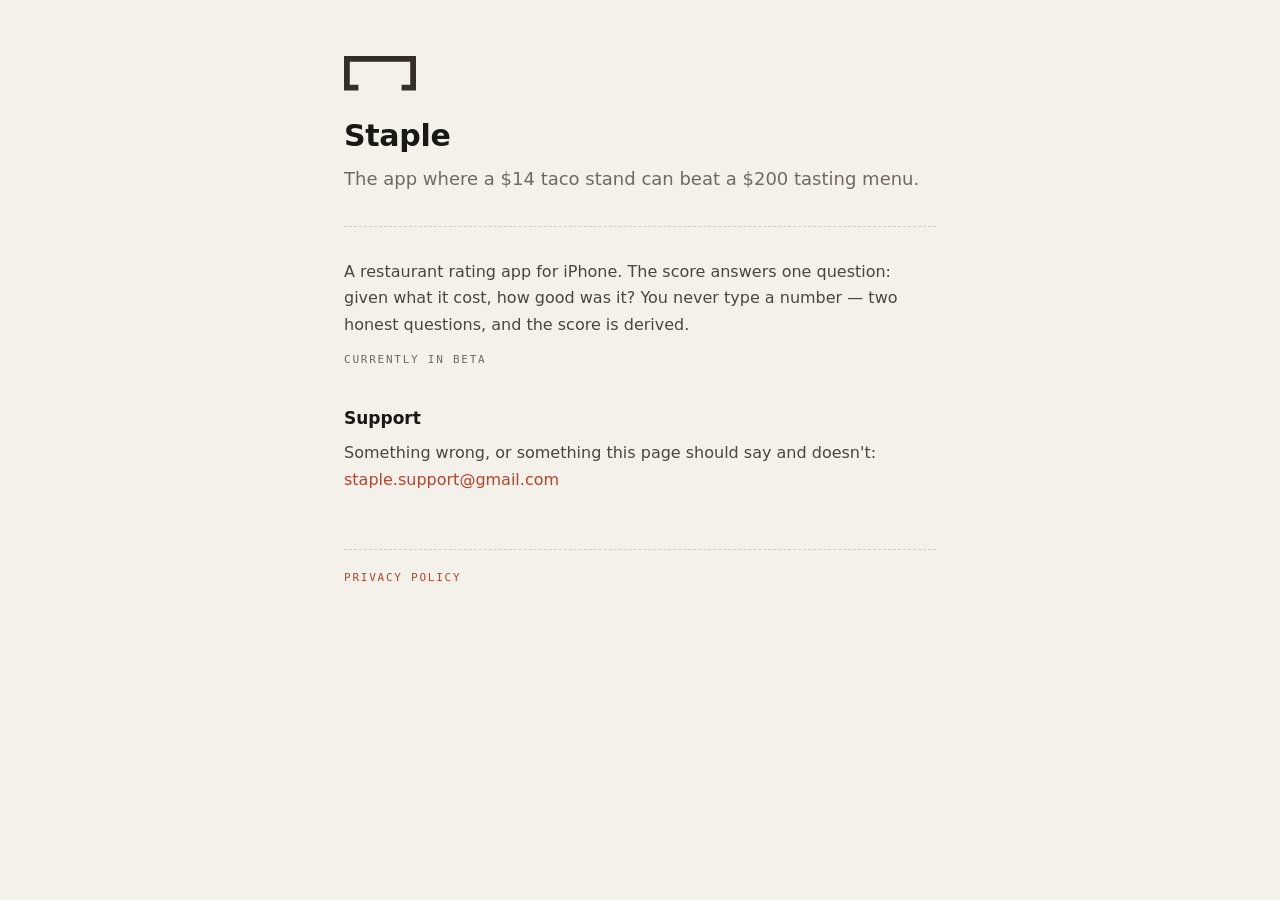
<file: index.html>
<!doctype html>
<html lang="en">
<head>
<meta charset="utf-8">
<meta name="viewport" content="width=device-width, initial-scale=1">
<title>Staple</title>
<link rel="stylesheet" href="style.css">
</head>
<body>
<main>
  <svg class="mark" viewBox="0 0 200 96" xmlns="http://www.w3.org/2000/svg" role="img" aria-label="Staple mark">
    <path d="M0 0H200V96H160V80H184V16H16V80H40V96H0Z" fill="currentColor"/>
  </svg>
  <h1>Staple</h1>
  <p class="tag">The app where a $14 taco stand can beat a $200 tasting menu.</p>
  <hr>
  <p>A restaurant rating app for iPhone. The score answers one question:
  given what it cost, how good was it? You never type a number — two honest
  questions, and the score is derived.</p>
  <p class="meta">Currently in beta</p>
  <h2>Support</h2>
  <p>Something wrong, or something this page should say and doesn't:<br>
  <a href="mailto:staple.support@gmail.com">staple.support@gmail.com</a></p>
  <footer>
    <p class="meta"><a href="privacy.html">Privacy policy</a></p>
  </footer>
</main>
</body>
</html>
</file>
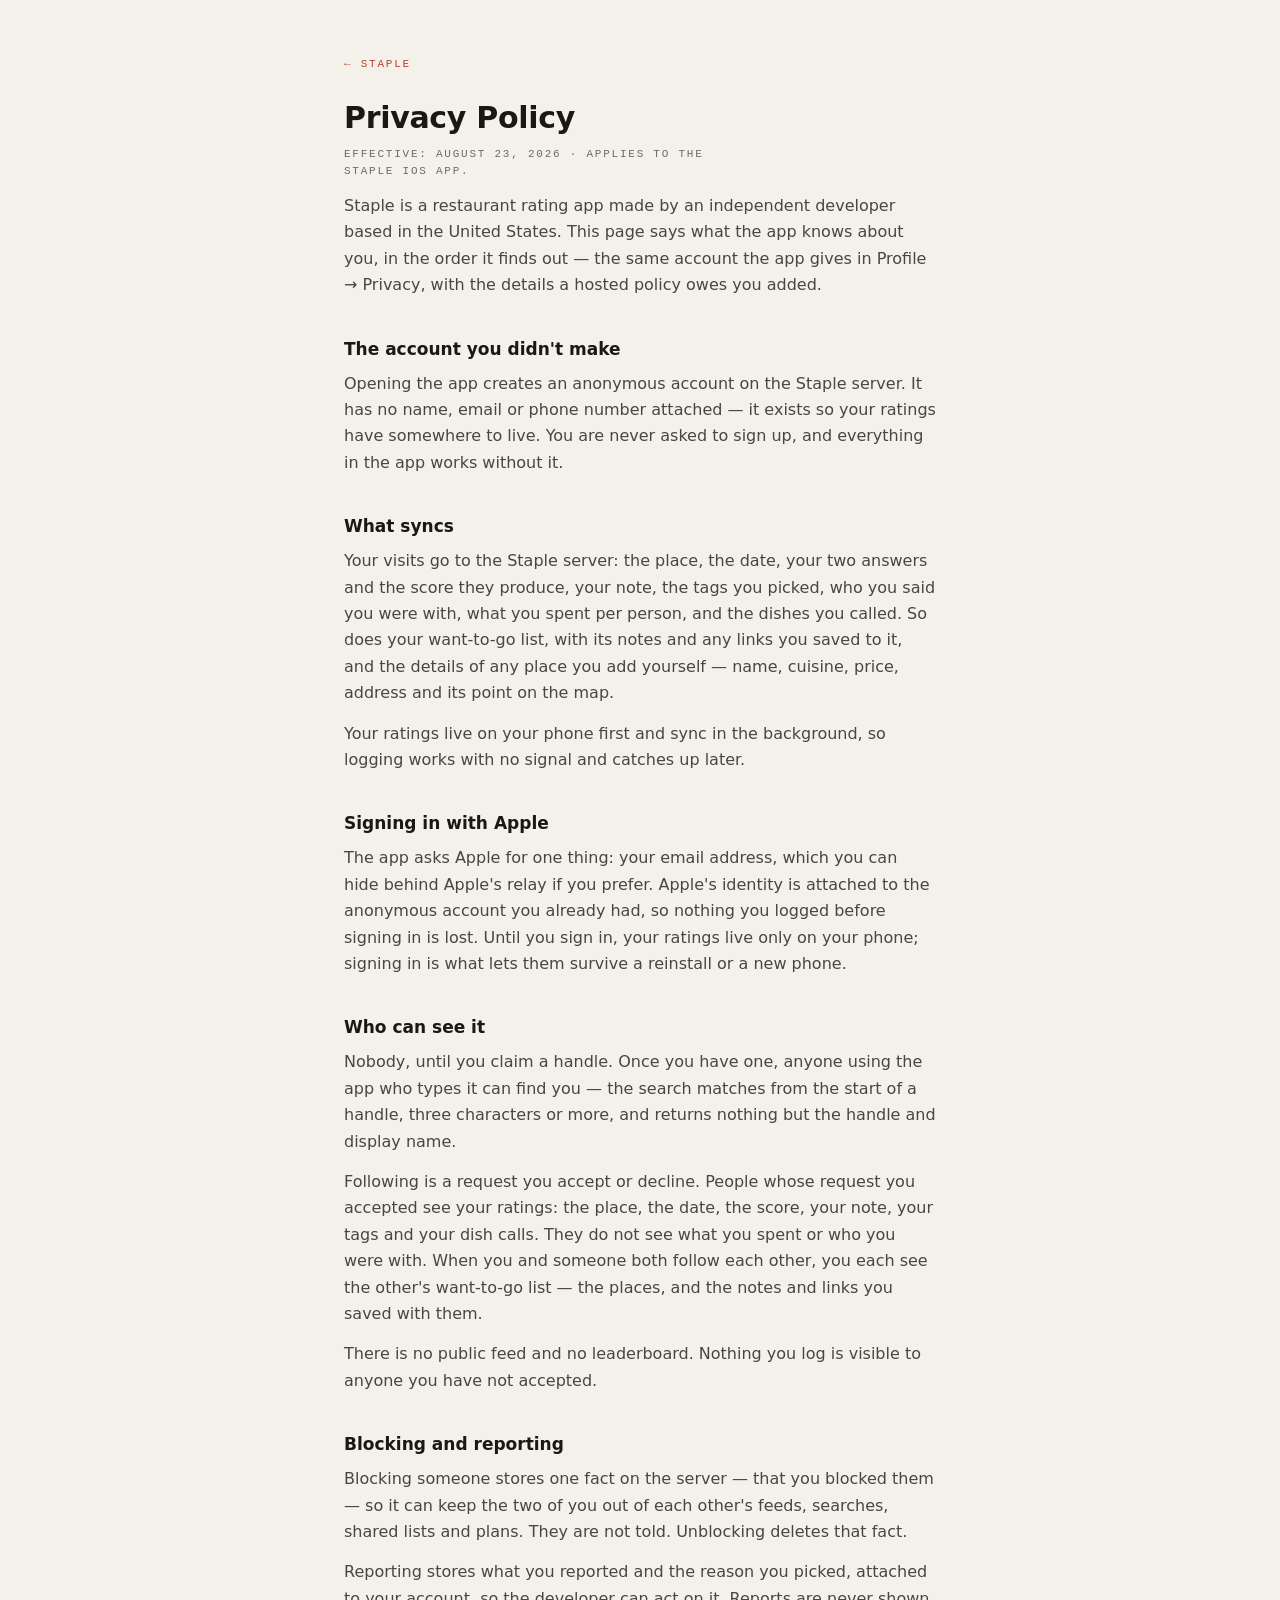
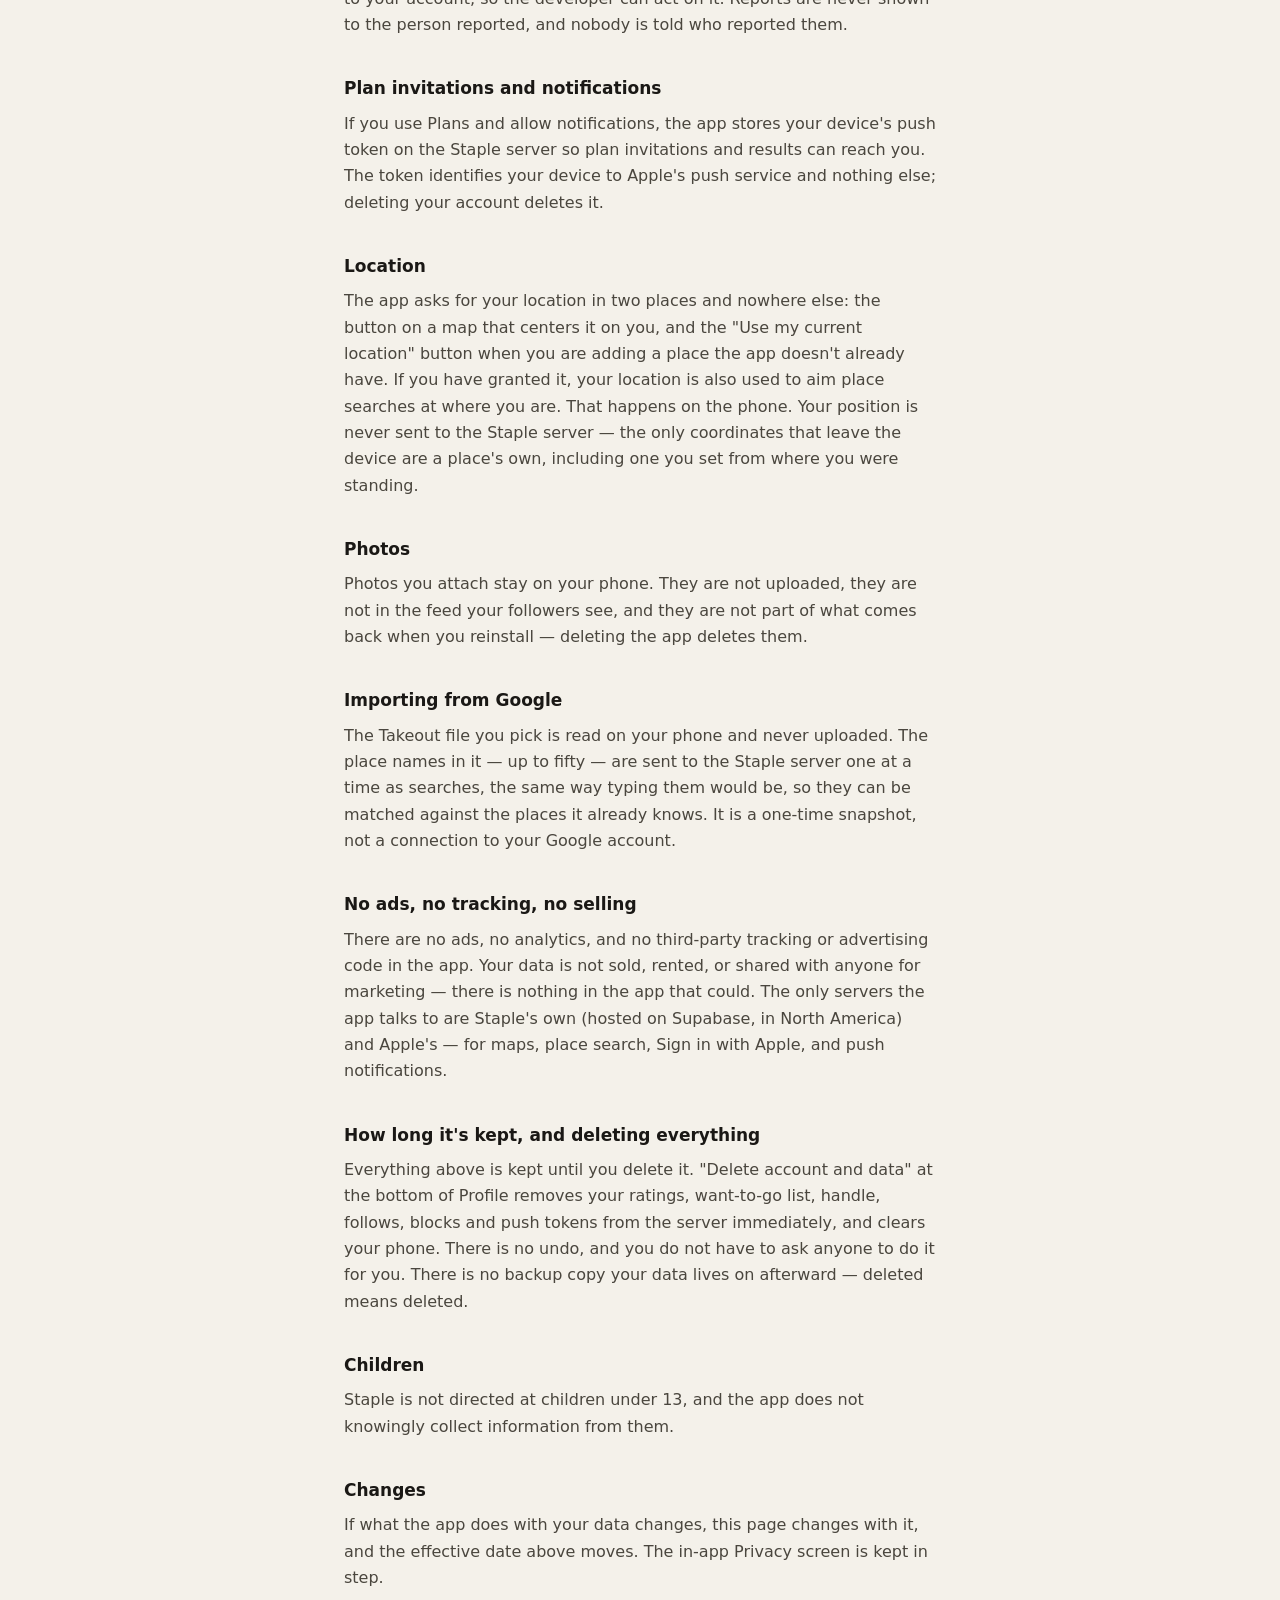
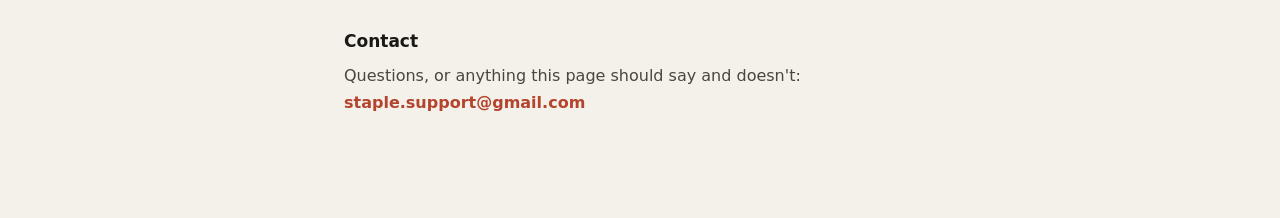
<file: privacy.html>
<!doctype html>
<html lang="en">
<head>
<meta charset="utf-8">
<meta name="viewport" content="width=device-width, initial-scale=1">
<title>Staple — Privacy Policy</title>
<link rel="stylesheet" href="style.css">
</head>
<body>
<main>
  <p class="meta"><a href="index.html">← Staple</a></p>
  <h1>Privacy Policy</h1>
<p class="meta">Effective: August 23, 2026 · Applies to the Staple iOS app.</p>
<p>Staple is a restaurant rating app made by an independent developer based in the United States. This page says what the app knows about you, in the order it finds out — the same account the app gives in Profile → Privacy, with the details a hosted policy owes you added.</p>
<h2>The account you didn&#x27;t make</h2>
<p>Opening the app creates an anonymous account on the Staple server. It has no name, email or phone number attached — it exists so your ratings have somewhere to live. You are never asked to sign up, and everything in the app works without it.</p>
<h2>What syncs</h2>
<p>Your visits go to the Staple server: the place, the date, your two answers and the score they produce, your note, the tags you picked, who you said you were with, what you spent per person, and the dishes you called. So does your want-to-go list, with its notes and any links you saved to it, and the details of any place you add yourself — name, cuisine, price, address and its point on the map.</p>
<p>Your ratings live on your phone first and sync in the background, so logging works with no signal and catches up later.</p>
<h2>Signing in with Apple</h2>
<p>The app asks Apple for one thing: your email address, which you can hide behind Apple&#x27;s relay if you prefer. Apple&#x27;s identity is attached to the anonymous account you already had, so nothing you logged before signing in is lost. Until you sign in, your ratings live only on your phone; signing in is what lets them survive a reinstall or a new phone.</p>
<h2>Who can see it</h2>
<p>Nobody, until you claim a handle. Once you have one, anyone using the app who types it can find you — the search matches from the start of a handle, three characters or more, and returns nothing but the handle and display name.</p>
<p>Following is a request you accept or decline. People whose request you accepted see your ratings: the place, the date, the score, your note, your tags and your dish calls. They do not see what you spent or who you were with. When you and someone both follow each other, you each see the other&#x27;s want-to-go list — the places, and the notes and links you saved with them.</p>
<p>There is no public feed and no leaderboard. Nothing you log is visible to anyone you have not accepted.</p>
<h2>Blocking and reporting</h2>
<p>Blocking someone stores one fact on the server — that you blocked them — so it can keep the two of you out of each other&#x27;s feeds, searches, shared lists and plans. They are not told. Unblocking deletes that fact.</p>
<p>Reporting stores what you reported and the reason you picked, attached to your account, so the developer can act on it. Reports are never shown to the person reported, and nobody is told who reported them.</p>
<h2>Plan invitations and notifications</h2>
<p>If you use Plans and allow notifications, the app stores your device&#x27;s push token on the Staple server so plan invitations and results can reach you. The token identifies your device to Apple&#x27;s push service and nothing else; deleting your account deletes it.</p>
<h2>Location</h2>
<p>The app asks for your location in two places and nowhere else: the button on a map that centers it on you, and the &quot;Use my current location&quot; button when you are adding a place the app doesn&#x27;t already have. If you have granted it, your location is also used to aim place searches at where you are. That happens on the phone. Your position is never sent to the Staple server — the only coordinates that leave the device are a place&#x27;s own, including one you set from where you were standing.</p>
<h2>Photos</h2>
<p>Photos you attach stay on your phone. They are not uploaded, they are not in the feed your followers see, and they are not part of what comes back when you reinstall — deleting the app deletes them.</p>
<h2>Importing from Google</h2>
<p>The Takeout file you pick is read on your phone and never uploaded. The place names in it — up to fifty — are sent to the Staple server one at a time as searches, the same way typing them would be, so they can be matched against the places it already knows. It is a one-time snapshot, not a connection to your Google account.</p>
<h2>No ads, no tracking, no selling</h2>
<p>There are no ads, no analytics, and no third-party tracking or advertising code in the app. Your data is not sold, rented, or shared with anyone for marketing — there is nothing in the app that could. The only servers the app talks to are Staple&#x27;s own (hosted on Supabase, in North America) and Apple&#x27;s — for maps, place search, Sign in with Apple, and push notifications.</p>
<h2>How long it&#x27;s kept, and deleting everything</h2>
<p>Everything above is kept until you delete it. &quot;Delete account and data&quot; at the bottom of Profile removes your ratings, want-to-go list, handle, follows, blocks and push tokens from the server immediately, and clears your phone. There is no undo, and you do not have to ask anyone to do it for you. There is no backup copy your data lives on afterward — deleted means deleted.</p>
<h2>Children</h2>
<p>Staple is not directed at children under 13, and the app does not knowingly collect information from them.</p>
<h2>Changes</h2>
<p>If what the app does with your data changes, this page changes with it, and the effective date above moves. The in-app Privacy screen is kept in step.</p>
<h2>Contact</h2>
<p>Questions, or anything this page should say and doesn&#x27;t: <strong><a href="mailto:staple.support@gmail.com">staple.support@gmail.com</a></strong></p>
</main>
</body>
</html>
</file>
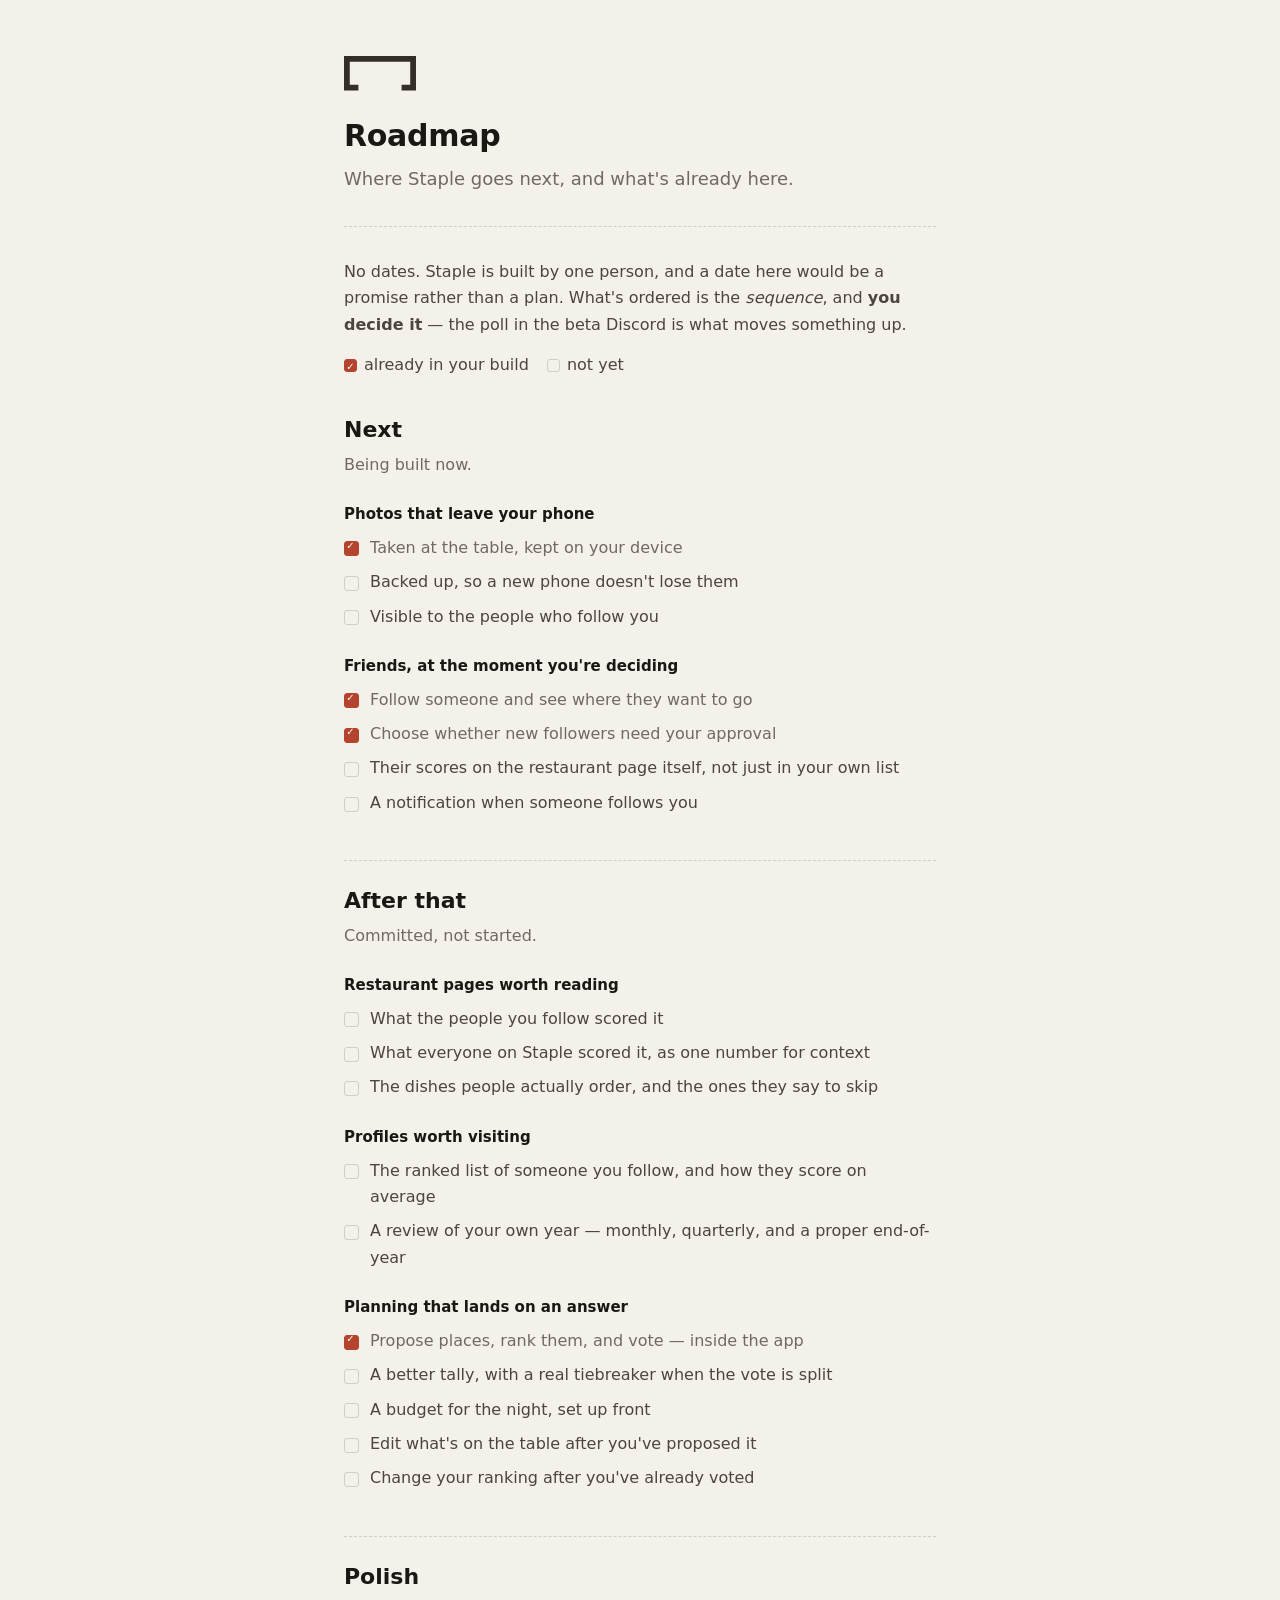
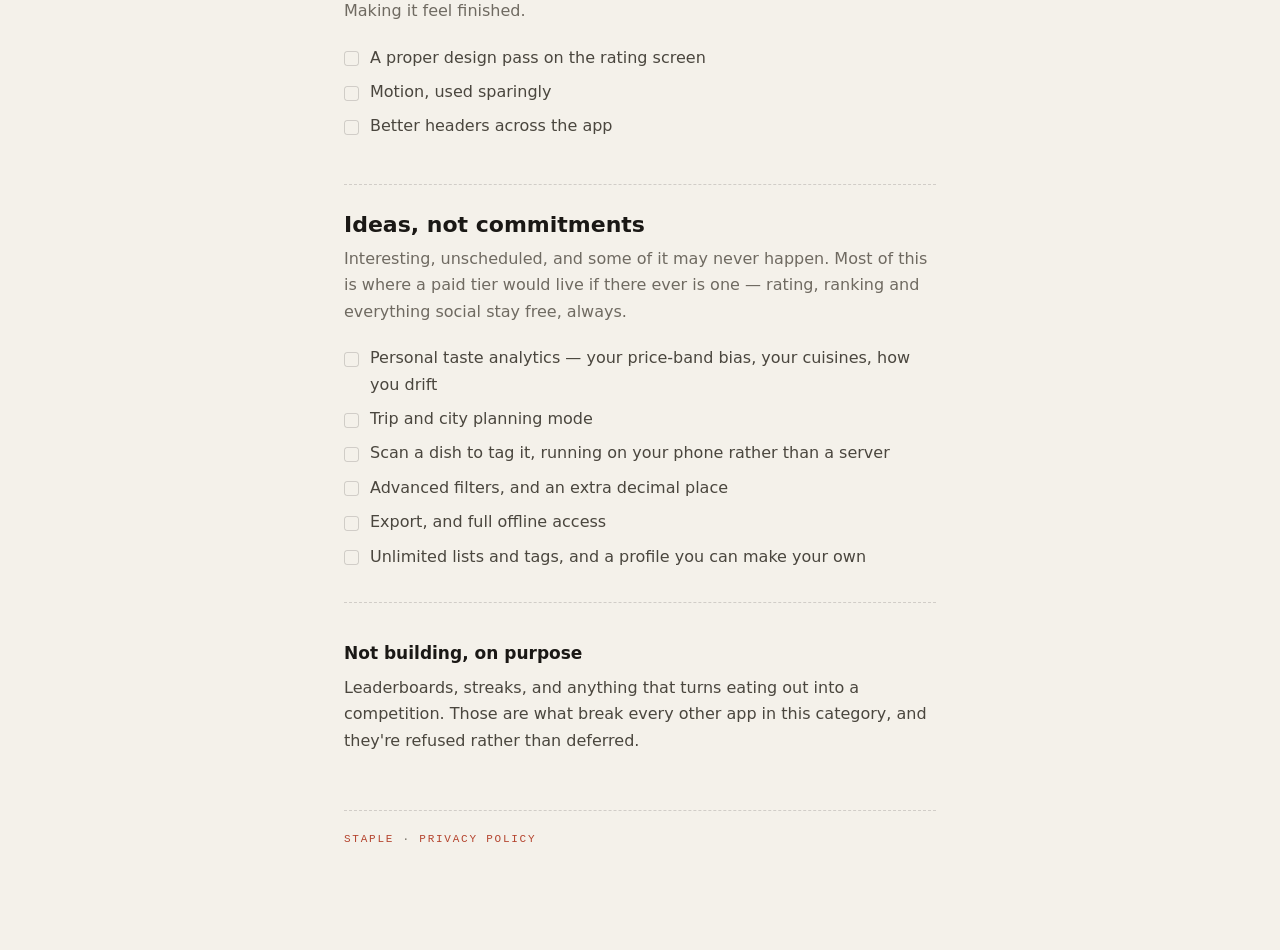
<file: roadmap.html>
<!doctype html>
<html lang="en">
<head>
<meta charset="utf-8">
<meta name="viewport" content="width=device-width, initial-scale=1">
<title>Staple — Roadmap</title>
<link rel="stylesheet" href="style.css">
<style>
  .legend { display:flex; gap:18px; margin:0 0 8px; flex-wrap:wrap; }
  .legend span { display:inline-flex; align-items:center; gap:7px; }
  .box { display:inline-block; width:13px; height:13px; border:1px solid var(--rule);
    border-radius:3px; position:relative; flex:0 0 auto; }
  .box.on { border-color:var(--accent); background:var(--accent); }
  .box.on::after { content:"✓"; position:absolute; inset:0; color:var(--card);
    font:700 10px/13px -apple-system,system-ui,sans-serif; text-align:center; }
  .horizon { margin:44px 0 6px; padding-top:22px; border-top:1px dashed var(--rule); }
  .horizon:first-of-type { border-top:0; padding-top:0; margin-top:34px; }
  .horizon h2 { margin:0 0 3px; font-size:22px; }
  .horizon p { color:var(--muted); margin:0 0 20px; }
  h3 { color:var(--ink); font-size:15px; margin:24px 0 8px; }
  ul.task, ul.task ul { list-style:none; margin:0; padding:0; }
  ul.task ul { padding-left:26px; margin-top:8px; }
  ul.task li { position:relative; padding-left:26px; margin:0 0 8px; max-width:62ch; }
  ul.task li::before { content:""; position:absolute; left:0; top:.42em; width:13px;
    height:13px; border:1px solid var(--rule); border-radius:3px; }
  ul.task li.done::before { border-color:var(--accent); background:var(--accent); }
  ul.task li.done::after { content:"✓"; position:absolute; left:0; top:.42em; width:13px;
    color:var(--card); font:700 10px/13px -apple-system,system-ui,sans-serif; text-align:center; }
  ul.task li.done { color:var(--muted); }
  .ideas { color:var(--secondary); }
  .ideas li { margin-bottom:6px; }
</style>
</head>
<body>
<main>
  <svg class="mark" viewBox="0 0 200 96" xmlns="http://www.w3.org/2000/svg" role="img" aria-label="Staple mark">
    <path d="M0 0H200V96H160V80H184V16H16V80H40V96H0Z" fill="currentColor"/>
  </svg>
  <h1>Roadmap</h1>
  <p class="tag">Where Staple goes next, and what's already here.</p>
  <hr>

  <p>No dates. Staple is built by one person, and a date here would be a promise
  rather than a plan. What's ordered is the <em>sequence</em>, and
  <strong>you decide it</strong> — the poll in the beta Discord is what moves
  something up.</p>

  <p class="legend">
    <span><i class="box on"></i> already in your build</span>
    <span><i class="box"></i> not yet</span>
  </p>

  <section class="horizon">
    <h2>Next</h2>
    <p>Being built now.</p>

    <h3>Photos that leave your phone</h3>
    <ul class="task">
      <li class="done">Taken at the table, kept on your device</li>
      <li>Backed up, so a new phone doesn't lose them</li>
      <li>Visible to the people who follow you</li>
    </ul>

    <h3>Friends, at the moment you're deciding</h3>
    <ul class="task">
      <li class="done">Follow someone and see where they want to go</li>
      <li class="done">Choose whether new followers need your approval</li>
      <li>Their scores on the restaurant page itself, not just in your own list</li>
      <li>A notification when someone follows you</li>
    </ul>
  </section>

  <section class="horizon">
    <h2>After that</h2>
    <p>Committed, not started.</p>

    <h3>Restaurant pages worth reading</h3>
    <ul class="task">
      <li>What the people you follow scored it</li>
      <li>What everyone on Staple scored it, as one number for context</li>
      <li>The dishes people actually order, and the ones they say to skip</li>
    </ul>

    <h3>Profiles worth visiting</h3>
    <ul class="task">
      <li>The ranked list of someone you follow, and how they score on average</li>
      <li>A review of your own year — monthly, quarterly, and a proper end-of-year</li>
    </ul>

    <h3>Planning that lands on an answer</h3>
    <ul class="task">
      <li class="done">Propose places, rank them, and vote — inside the app</li>
      <li>A better tally, with a real tiebreaker when the vote is split</li>
      <li>A budget for the night, set up front</li>
      <li>Edit what's on the table after you've proposed it</li>
      <li>Change your ranking after you've already voted</li>
    </ul>

  </section>

  <section class="horizon">
    <h2>Polish</h2>
    <p>Making it feel finished.</p>
    <ul class="task">
      <li>A proper design pass on the rating screen</li>
      <li>Motion, used sparingly</li>
      <li>Better headers across the app</li>
    </ul>
  </section>

  <section class="horizon">
    <h2>Ideas, not commitments</h2>
    <p>Interesting, unscheduled, and some of it may never happen. Most of this
    is where a paid tier would live if there ever is one — rating, ranking and
    everything social stay free, always.</p>
    <ul class="task ideas">
      <li>Personal taste analytics — your price-band bias, your cuisines, how you drift</li>
      <li>Trip and city planning mode</li>
      <li>Scan a dish to tag it, running on your phone rather than a server</li>
      <li>Advanced filters, and an extra decimal place</li>
      <li>Export, and full offline access</li>
      <li>Unlimited lists and tags, and a profile you can make your own</li>
    </ul>
  </section>

  <hr>
  <h2>Not building, on purpose</h2>
  <p>Leaderboards, streaks, and anything that turns eating out into a
  competition. Those are what break every other app in this category, and
  they're refused rather than deferred.</p>

  <footer>
    <p class="meta"><a href="index.html">Staple</a> · <a href="privacy.html">Privacy policy</a></p>
  </footer>
</main>
</body>
</html>
</file>
<file: style.css>
:root { --paper:#F4F1EA; --card:#FDFCF8; --ink:#1A1815; --ink-warm:#332E27;
  --muted:#6F6A61; --secondary:#4A463E; --accent:#B4442E; --rule:rgba(26,24,21,.16); }
@media (prefers-color-scheme: dark) {
  :root { --paper:#141310; --card:#1E1C18; --ink:#F2EEE4; --ink-warm:#F2EEE4;
    --muted:#9A948A; --secondary:#C9C2B4; --accent:#E0765C; --rule:rgba(242,238,228,.14); } }
* { box-sizing:border-box; }
body { margin:0; background:var(--paper); color:var(--secondary);
  font:16px/1.65 -apple-system,BlinkMacSystemFont,"Segoe UI",system-ui,sans-serif; }
main { max-width:640px; margin:0 auto; padding:56px 24px 88px; }
.mark { width:72px; height:auto; display:block; color:var(--ink-warm); }
h1 { color:var(--ink); font-size:30px; letter-spacing:-.01em; margin:20px 0 4px; }
h2 { color:var(--ink); font-size:17px; margin:36px 0 8px; }
p { margin:0 0 14px; max-width:62ch; }
.meta { font:500 11px/1.5 ui-monospace,"SF Mono",Menlo,monospace;
  text-transform:uppercase; letter-spacing:.16em; color:var(--muted); }
a { color:var(--accent); text-decoration:none; }
a:hover { text-decoration:underline; }
hr { border:0; border-top:1px dashed var(--rule); margin:32px 0; }
.tag { color:var(--muted); font-size:18px; margin-top:2px; }
footer { margin-top:56px; padding-top:20px; border-top:1px dashed var(--rule); }
</file>
